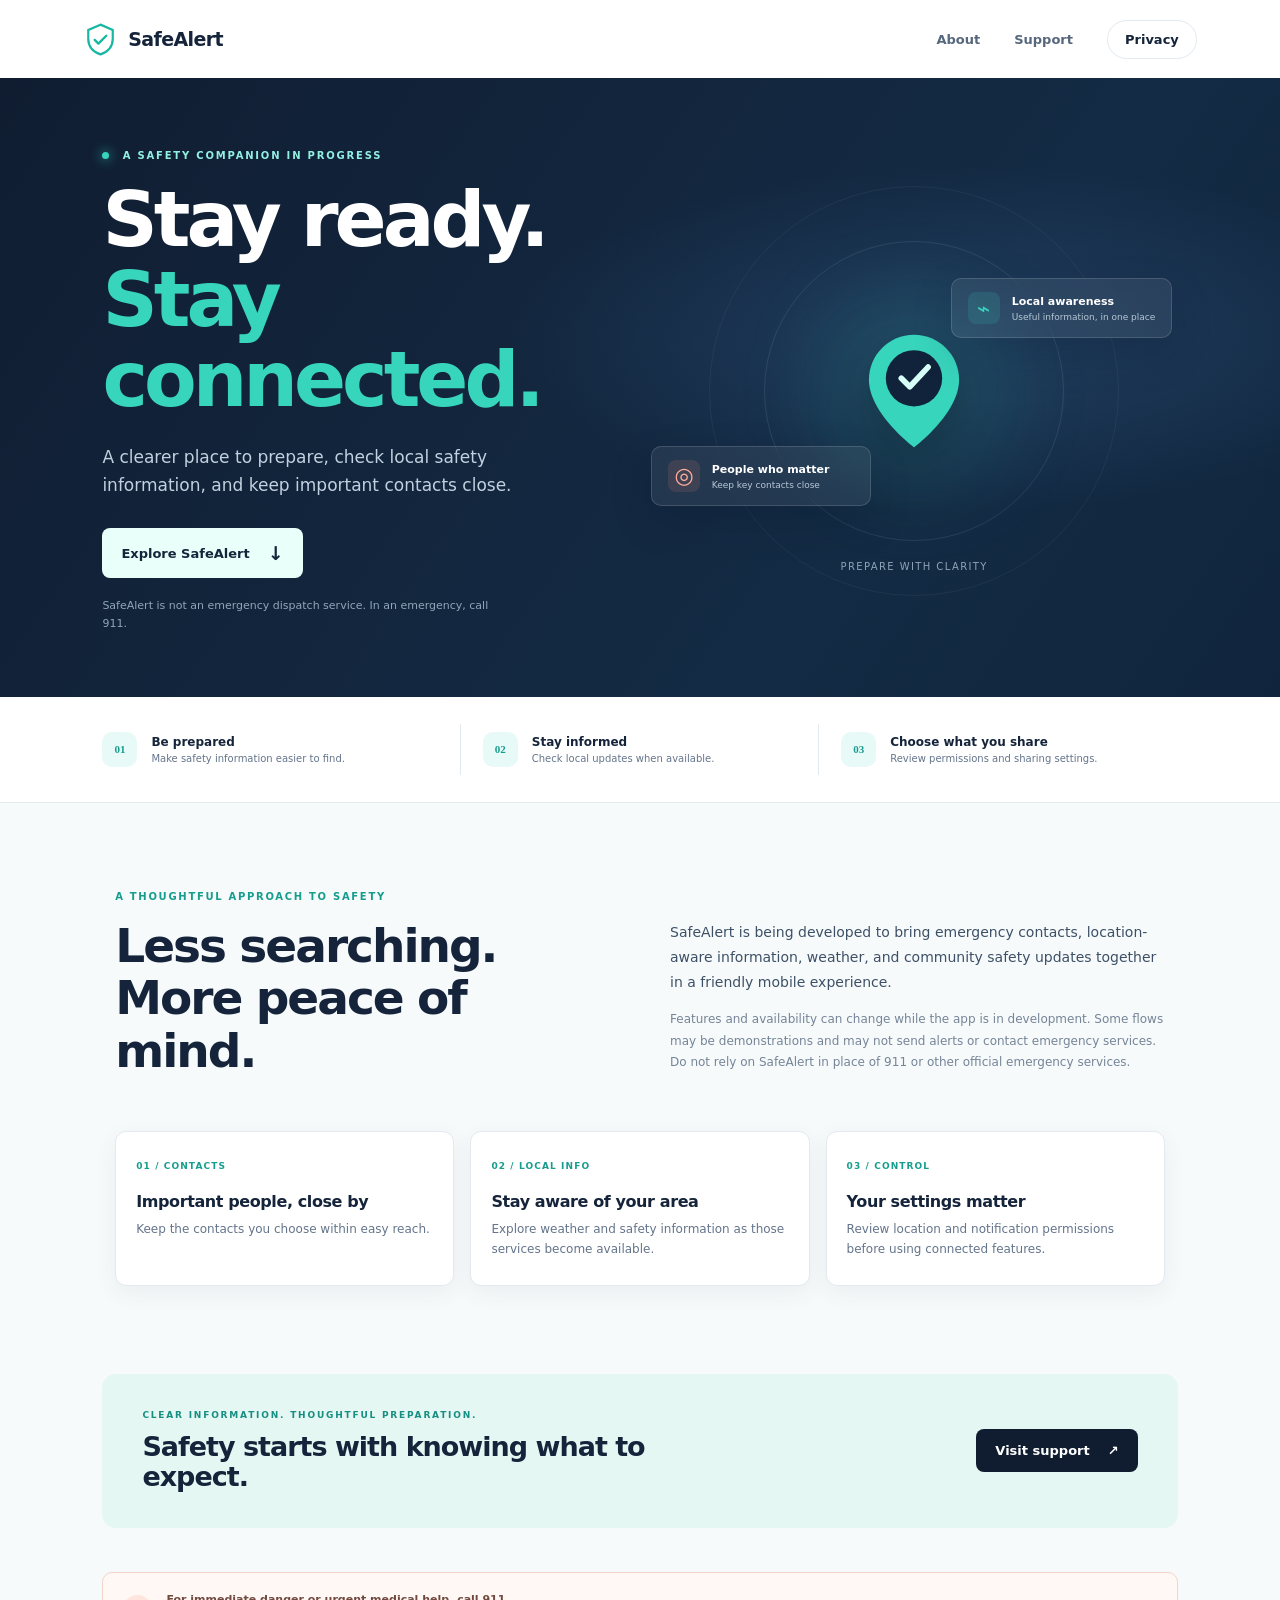
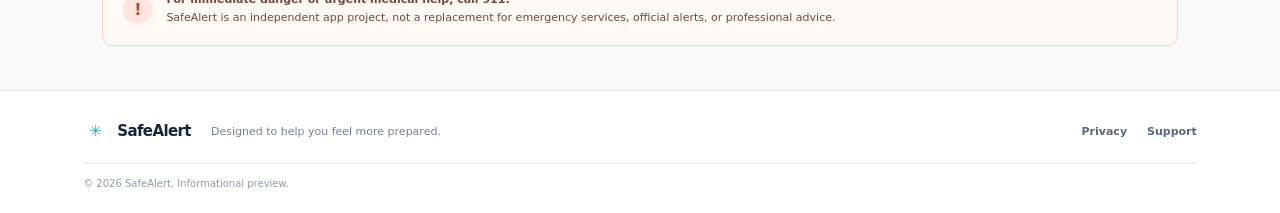
<file: index.html>
<!doctype html>
<html lang="en">
<head>
  <meta charset="utf-8">
  <meta name="viewport" content="width=device-width, initial-scale=1">
  <meta name="theme-color" content="#101d31">
  <meta name="description" content="SafeAlert is preparing a calmer, more connected way to stay informed and plan for emergencies.">
  <title>SafeAlert — Stay ready. Stay connected.</title>
  <link rel="stylesheet" href="./styles.css">
</head>
<body>
  <header class="site-header">
    <a class="brand" href="./" aria-label="SafeAlert home">
      <span class="brand-mark" aria-hidden="true"><svg viewBox="0 0 40 40"><path d="M20 3 34 9v10c0 9.4-5.8 15.1-14 18C11.8 34.1 6 28.4 6 19V9l14-6Z" fill="none" stroke="currentColor" stroke-width="2.5"/><path d="m13.4 20.5 4.2 4.2 9-9" fill="none" stroke="currentColor" stroke-width="2.7" stroke-linecap="round" stroke-linejoin="round"/></svg></span>
      <span>SafeAlert</span>
    </a>
    <nav aria-label="Main navigation">
      <a href="#about">About</a>
      <a href="./support.html">Support</a>
      <a class="nav-cta" href="./privacy.html">Privacy</a>
    </nav>
  </header>
  <main>
    <section class="hero">
      <div class="hero-copy">
        <p class="eyebrow"><span class="status-dot"></span> A safety companion in progress</p>
        <h1>Stay ready.<br><span>Stay connected.</span></h1>
        <p class="lead">A clearer place to prepare, check local safety information, and keep important contacts close.</p>
        <a class="button button-light" href="#about">Explore SafeAlert <span aria-hidden="true">↓</span></a>
        <p class="hero-note">SafeAlert is not an emergency dispatch service. In an emergency, call 911.</p>
      </div>
      <div class="hero-art" aria-label="Illustration of a protected location">
        <div class="orbit orbit-one"></div><div class="orbit orbit-two"></div>
        <div class="glow"></div>
        <div class="pin"><svg viewBox="0 0 72 88" aria-hidden="true"><path d="M36 4C18.3 4 4 18.3 4 36c0 24 32 48 32 48s32-24 32-48C68 18.3 53.7 4 36 4Z" fill="#38d5bd"/><circle cx="36" cy="35" r="20" fill="#10233a"/><path d="m27 35 6 6 13-14" fill="none" stroke="#d7fff7" stroke-width="4" stroke-linecap="round" stroke-linejoin="round"/></svg></div>
        <div class="float-card card-top"><span class="mini-icon">⌁</span><span><b>Local awareness</b><small>Useful information, in one place</small></span></div>
        <div class="float-card card-bottom"><span class="mini-icon contact-icon">◎</span><span><b>People who matter</b><small>Keep key contacts close</small></span></div>
        <span class="art-caption">Prepare with clarity</span>
      </div>
    </section>
    <section class="trust-strip" aria-label="SafeAlert values">
      <div><span class="trust-icon">01</span><p><b>Be prepared</b><small>Make safety information easier to find.</small></p></div>
      <div><span class="trust-icon">02</span><p><b>Stay informed</b><small>Check local updates when available.</small></p></div>
      <div><span class="trust-icon">03</span><p><b>Choose what you share</b><small>Review permissions and sharing settings.</small></p></div>
    </section>
    <section class="about section" id="about">
      <div class="section-kicker">A thoughtful approach to safety</div>
      <div class="about-grid">
        <div><h2>Less searching.<br>More peace of mind.</h2></div>
        <div><p class="body-copy">SafeAlert is being developed to bring emergency contacts, location-aware information, weather, and community safety updates together in a friendly mobile experience.</p><p class="body-copy muted">Features and availability can change while the app is in development. Some flows may be demonstrations and may not send alerts or contact emergency services. Do not rely on SafeAlert in place of 911 or other official emergency services.</p></div>
      </div>
      <div class="feature-grid">
        <article class="feature"><span class="feature-number">01 / CONTACTS</span><h3>Important people, close by</h3><p>Keep the contacts you choose within easy reach.</p></article>
        <article class="feature"><span class="feature-number">02 / LOCAL INFO</span><h3>Stay aware of your area</h3><p>Explore weather and safety information as those services become available.</p></article>
        <article class="feature"><span class="feature-number">03 / CONTROL</span><h3>Your settings matter</h3><p>Review location and notification permissions before using connected features.</p></article>
      </div>
    </section>
    <section class="bottom-cta">
      <div><p class="eyebrow">Clear information. Thoughtful preparation.</p><h2>Safety starts with knowing what to expect.</h2></div>
      <a class="button button-dark" href="./support.html">Visit support <span aria-hidden="true">↗</span></a>
    </section>
    <section class="notice" id="emergency">
      <span class="notice-icon" aria-hidden="true">!</span><p><b>For immediate danger or urgent medical help, call 911.</b><br>SafeAlert is an independent app project, not a replacement for emergency services, official alerts, or professional advice.</p>
    </section>
  </main>
  <footer class="site-footer"><a class="brand brand-footer" href="./"><span class="brand-mark" aria-hidden="true">✳</span><span>SafeAlert</span></a><p>Designed to help you feel more prepared.</p><div class="footer-links"><a href="./privacy.html">Privacy</a><a href="./support.html">Support</a></div><small>© 2026 SafeAlert. Informational preview.</small></footer>
</body>
</html>
</file>
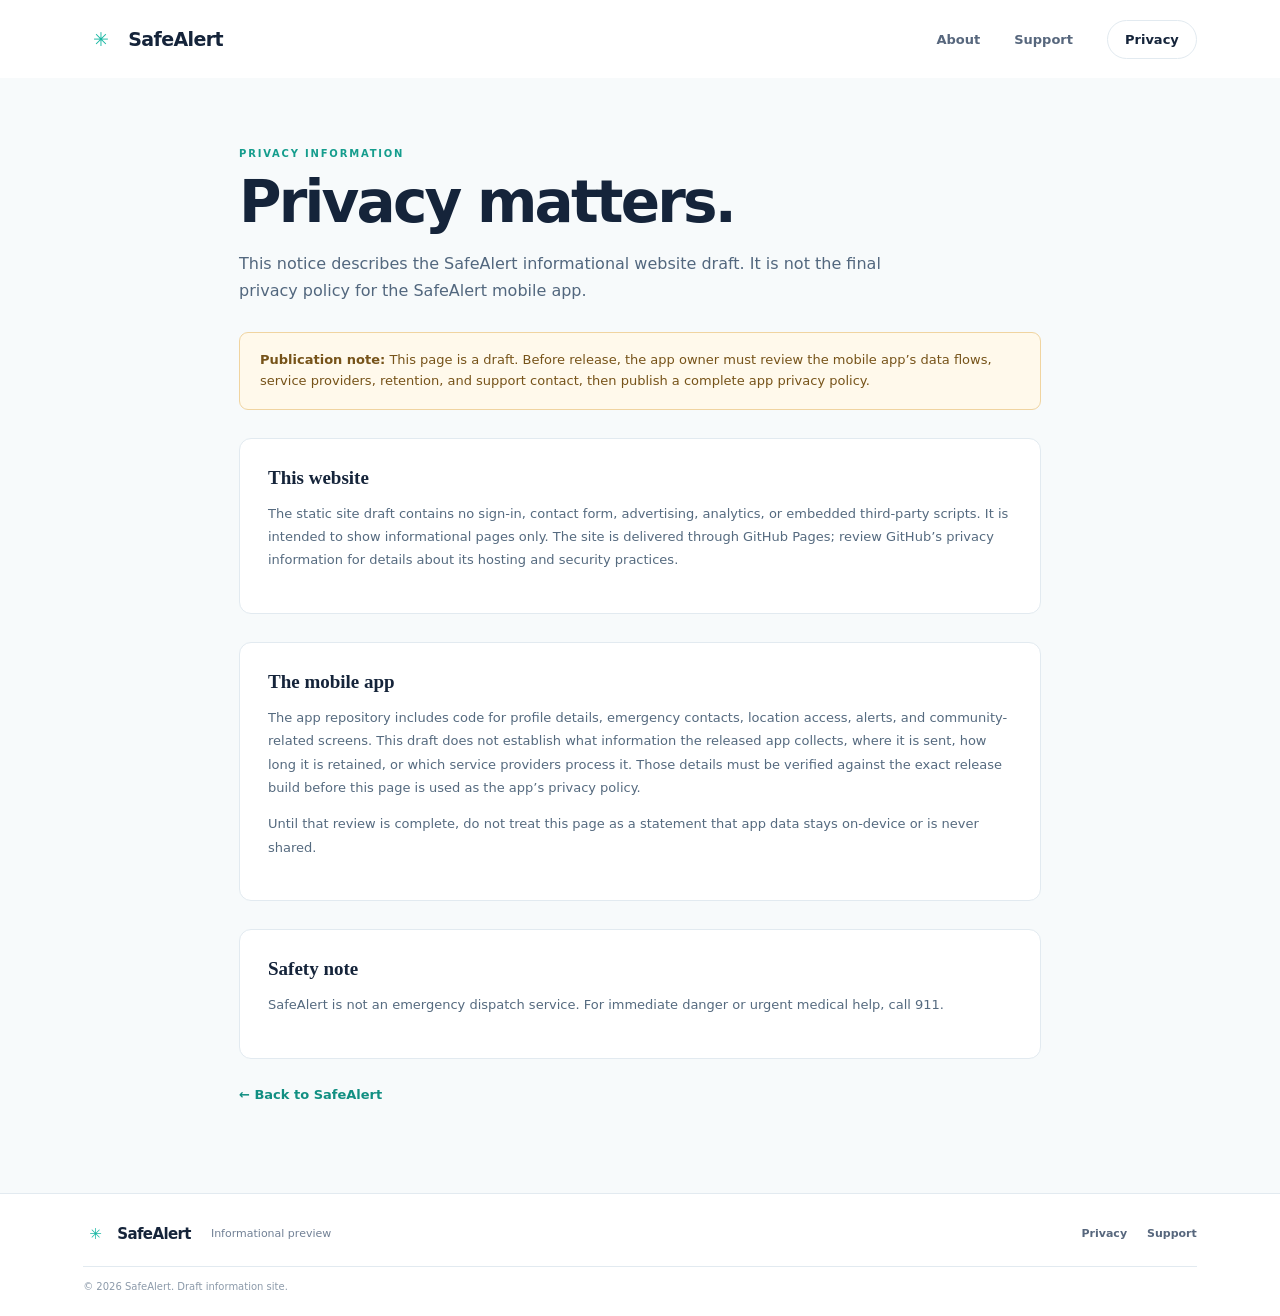
<file: privacy.html>
<!doctype html>
<html lang="en">
<head><meta charset="utf-8"><meta name="viewport" content="width=device-width, initial-scale=1"><meta name="theme-color" content="#101d31"><title>Privacy — SafeAlert</title><link rel="stylesheet" href="./styles.css"></head>
<body>
<header class="site-header"><a class="brand" href="./"><span class="brand-mark" aria-hidden="true">✳</span><span>SafeAlert</span></a><nav aria-label="Main navigation"><a href="./#about">About</a><a href="./support.html">Support</a><a class="nav-cta" href="./privacy.html" aria-current="page">Privacy</a></nav></header>
<main class="page-main">
<p class="page-label">Privacy information</p><h1>Privacy matters.</h1>
<p class="page-intro">This notice describes the SafeAlert informational website draft. It is not the final privacy policy for the SafeAlert mobile app.</p>
<div class="draft-banner"><strong>Publication note:</strong> This page is a draft. Before release, the app owner must review the mobile app’s data flows, service providers, retention, and support contact, then publish a complete app privacy policy.</div>
<section class="content-card"><h2>This website</h2><p>The static site draft contains no sign-in, contact form, advertising, analytics, or embedded third-party scripts. It is intended to show informational pages only. The site is delivered through GitHub Pages; review GitHub’s privacy information for details about its hosting and security practices.</p></section>
<section class="content-card"><h2>The mobile app</h2><p>The app repository includes code for profile details, emergency contacts, location access, alerts, and community-related screens. This draft does not establish what information the released app collects, where it is sent, how long it is retained, or which service providers process it. Those details must be verified against the exact release build before this page is used as the app’s privacy policy.</p><p>Until that review is complete, do not treat this page as a statement that app data stays on-device or is never shared.</p></section>
<section class="content-card"><h2>Safety note</h2><p>SafeAlert is not an emergency dispatch service. For immediate danger or urgent medical help, call 911.</p></section>
<a class="back-link" href="./">← Back to SafeAlert</a>
</main>
<footer class="site-footer"><a class="brand brand-footer" href="./"><span class="brand-mark" aria-hidden="true">✳</span><span>SafeAlert</span></a><p>Informational preview</p><div class="footer-links"><a href="./privacy.html">Privacy</a><a href="./support.html">Support</a></div><small>© 2026 SafeAlert. Draft information site.</small></footer>
</body></html>
</file>
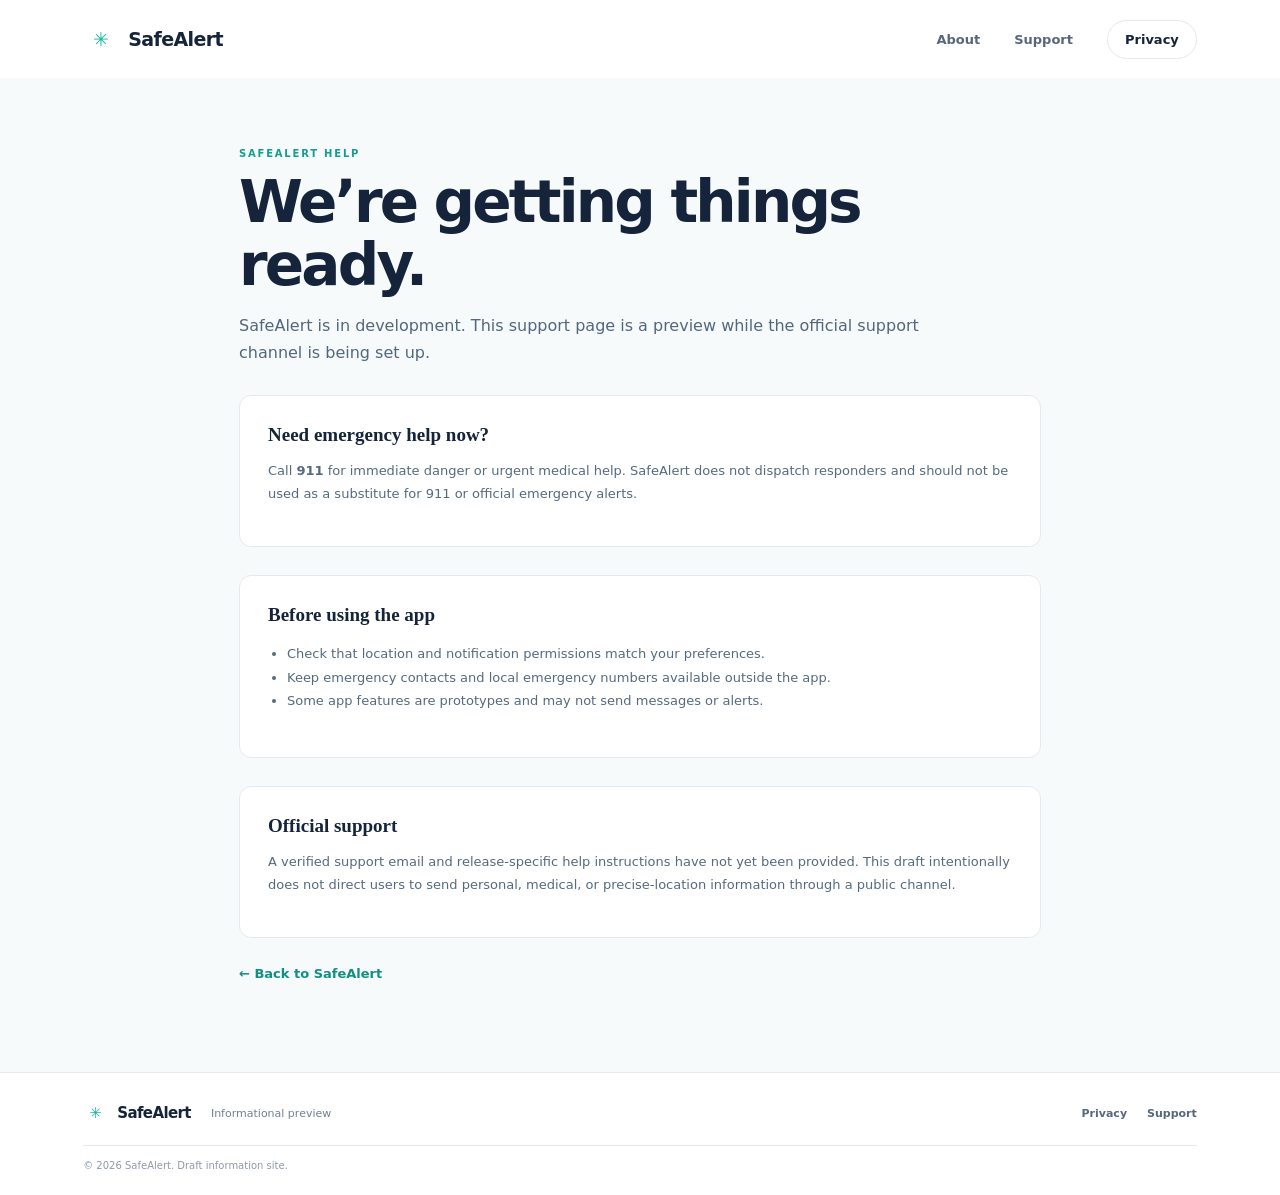
<file: support.html>
<!doctype html>
<html lang="en">
<head><meta charset="utf-8"><meta name="viewport" content="width=device-width, initial-scale=1"><meta name="theme-color" content="#101d31"><title>Support — SafeAlert</title><link rel="stylesheet" href="./styles.css"></head>
<body>
<header class="site-header"><a class="brand" href="./"><span class="brand-mark" aria-hidden="true">✳</span><span>SafeAlert</span></a><nav aria-label="Main navigation"><a href="./#about">About</a><a href="./support.html" aria-current="page">Support</a><a class="nav-cta" href="./privacy.html">Privacy</a></nav></header>
<main class="page-main">
<p class="page-label">SafeAlert help</p><h1>We’re getting things ready.</h1>
<p class="page-intro">SafeAlert is in development. This support page is a preview while the official support channel is being set up.</p>
<section class="content-card"><h2>Need emergency help now?</h2><p>Call <strong>911</strong> for immediate danger or urgent medical help. SafeAlert does not dispatch responders and should not be used as a substitute for 911 or official emergency alerts.</p></section>
<section class="content-card"><h2>Before using the app</h2><ul><li>Check that location and notification permissions match your preferences.</li><li>Keep emergency contacts and local emergency numbers available outside the app.</li><li>Some app features are prototypes and may not send messages or alerts.</li></ul></section>
<section class="content-card"><h2>Official support</h2><p>A verified support email and release-specific help instructions have not yet been provided. This draft intentionally does not direct users to send personal, medical, or precise-location information through a public channel.</p></section>
<a class="back-link" href="./">← Back to SafeAlert</a>
</main>
<footer class="site-footer"><a class="brand brand-footer" href="./"><span class="brand-mark" aria-hidden="true">✳</span><span>SafeAlert</span></a><p>Informational preview</p><div class="footer-links"><a href="./privacy.html">Privacy</a><a href="./support.html">Support</a></div><small>© 2026 SafeAlert. Draft information site.</small></footer>
</body></html>
</file>
<file: styles.css>
:root{color-scheme:light;--ink:#15243a;--muted:#64748b;--navy:#101d31;--navy2:#172b45;--teal:#38d5bd;--paper:#f7fafb;--line:#e2eaf0;--white:#fff;--coral:#ff8f78}
*{box-sizing:border-box}html{scroll-behavior:smooth}body{margin:0;background:var(--paper);color:var(--ink);font-family:"DM Sans",system-ui,-apple-system,BlinkMacSystemFont,"Segoe UI",sans-serif;-webkit-font-smoothing:antialiased}a{color:inherit}.site-header{height:78px;padding:0 clamp(22px,6.5vw,100px);display:flex;align-items:center;justify-content:space-between;background:var(--white)}.brand{display:flex;align-items:center;gap:10px;color:var(--ink);text-decoration:none;font:800 19px Manrope,system-ui,sans-serif;letter-spacing:-.6px}.brand-mark{width:35px;height:35px;color:#18b7a3;display:inline-flex;align-items:center;justify-content:center}.brand-mark svg{width:100%;height:100%}nav{display:flex;align-items:center;gap:34px}nav a,.footer-links a{font-size:13px;font-weight:600;text-decoration:none;color:#57677d}nav a:hover,.footer-links a:hover{color:#149c8d}.nav-cta{padding:11px 17px;border:1px solid var(--line);border-radius:999px;color:var(--ink)!important}.hero{min-height:540px;padding:72px clamp(22px,8vw,120px) 64px;display:grid;grid-template-columns:1.02fr .98fr;align-items:center;overflow:hidden;background:radial-gradient(ellipse at 76% 42%,#203d5e 0,transparent 34%),linear-gradient(125deg,var(--navy),#142b45 68%,#10253d);color:#fff}.hero-copy{max-width:590px;position:relative;z-index:1}.eyebrow{margin:0 0 19px;color:#92f0e2;text-transform:uppercase;letter-spacing:1.8px;font-size:10px;font-weight:700}.status-dot{display:inline-block;width:7px;height:7px;margin-right:8px;border-radius:50%;background:var(--teal);box-shadow:0 0 12px #38d5bd}.hero h1{margin:0;font:800 clamp(48px,6vw,78px)/1.04 Manrope,system-ui,sans-serif;letter-spacing:-4px}.hero h1 span{color:var(--teal)}.lead{max-width:440px;margin:23px 0 28px;color:#c2d1df;font-size:17px;line-height:1.7}.button{display:inline-flex;align-items:center;gap:18px;padding:14px 19px;border-radius:8px;text-decoration:none;font-size:13px;font-weight:700;transition:transform .2s,box-shadow .2s}.button:hover{transform:translateY(-2px);box-shadow:0 10px 26px #07132335}.button-light{background:#e9fff9;color:#12273c}.button-light span{font-size:19px}.hero-note{max-width:390px;margin:19px 0 0;color:#91a6b9;font-size:11px;line-height:1.6}.hero-art{position:relative;min-height:370px;display:flex;align-items:center;justify-content:center}.orbit{position:absolute;width:300px;height:300px;border:1px solid #ffffff17;border-radius:50%}.orbit-two{width:410px;height:410px;border-color:#ffffff0d}.glow{position:absolute;width:200px;height:200px;border-radius:50%;background:#39d6bd20;filter:blur(38px)}.pin{z-index:1;width:102px;height:124px;display:grid;place-items:center;filter:drop-shadow(0 20px 30px #06122170)}.pin svg{width:100%;height:100%}.float-card{position:absolute;z-index:2;display:flex;gap:12px;align-items:center;min-width:220px;padding:13px 16px;border:1px solid #ffffff24;border-radius:10px;background:#ffffff12;backdrop-filter:blur(12px);box-shadow:0 16px 40px #07132330}.card-top{top:72px;right:1%}.card-bottom{bottom:70px;left:0}.float-card b,.float-card small{display:block}.float-card b{font-size:11px}.float-card small{margin-top:4px;color:#b7c7d6;font-size:9px}.mini-icon{width:32px;height:32px;display:grid;place-items:center;border-radius:8px;background:#38d5bd24;color:var(--teal);font-size:22px}.contact-icon{background:#ff8f7820;color:#ffad9a}.art-caption{position:absolute;bottom:4px;color:#8fa4b6;font-size:10px;letter-spacing:1.4px;text-transform:uppercase}.trust-strip{display:grid;grid-template-columns:repeat(3,1fr);gap:0;padding:27px clamp(22px,8vw,120px);background:#fff;border-bottom:1px solid var(--line)}.trust-strip>div{display:flex;align-items:center;gap:14px;padding:8px 22px;border-right:1px solid var(--line)}.trust-strip>div:first-child{padding-left:0}.trust-strip>div:last-child{border:0}.trust-icon{width:35px;height:35px;display:grid;place-items:center;border-radius:10px;background:#e8faf7;color:#169d8c;font:700 11px Manrope}.trust-strip p{margin:0}.trust-strip b,.trust-strip small{display:block}.trust-strip b{font-size:12px}.trust-strip small{margin-top:4px;color:var(--muted);font-size:10px}.section{padding:88px clamp(22px,9vw,140px)}.section-kicker,.feature-number{color:#179d8d;text-transform:uppercase;letter-spacing:1.7px;font-size:10px;font-weight:700}.about-grid{display:grid;grid-template-columns:1fr 1fr;gap:60px;margin-top:18px}.about h2,.bottom-cta h2{margin:0;font:800 clamp(31px,4vw,47px)/1.12 Manrope,system-ui,sans-serif;letter-spacing:-2px}.body-copy{margin:0 0 14px;color:#3d5066;font-size:14px;line-height:1.8}.muted{color:#758497;font-size:12px}.feature-grid{display:grid;grid-template-columns:repeat(3,1fr);gap:16px;margin-top:43px}.feature{padding:22px 20px 25px;background:#fff;border:1px solid var(--line);border-radius:11px;box-shadow:0 7px 22px #1c3b5110}.feature-number{font-size:9px;letter-spacing:1.1px}.feature h3{margin:19px 0 8px;font:700 16px Manrope,system-ui,sans-serif;letter-spacing:-.4px}.feature p{margin:0;color:var(--muted);font-size:12px;line-height:1.7}.bottom-cta{margin:0 clamp(22px,8vw,120px) 44px;padding:36px 40px;display:flex;align-items:center;justify-content:space-between;gap:30px;border-radius:14px;background:#e4f7f3}.bottom-cta .eyebrow{margin-bottom:12px;color:#168e81;font-size:9px}.bottom-cta h2{max-width:560px;font-size:27px;letter-spacing:-1px}.button-dark{flex:0 0 auto;background:var(--navy);color:#fff}.notice{display:flex;align-items:center;gap:14px;margin:0 clamp(22px,8vw,120px) 44px;padding:18px 20px;border:1px solid #f4d3ca;border-radius:10px;background:#fff8f5}.notice-icon{width:29px;height:29px;flex:0 0 auto;display:grid;place-items:center;border-radius:50%;background:#ffe5dd;color:#b54832;font-weight:800}.notice p{margin:0;color:#71493f;font-size:11px;line-height:1.65}.site-footer{padding:28px clamp(22px,6.5vw,100px) 24px;display:flex;align-items:center;gap:20px;flex-wrap:wrap;background:#fff;border-top:1px solid var(--line)}.brand-footer{font-size:15px}.brand-footer .brand-mark{width:24px;height:24px}.site-footer>p{margin:0;color:#718095;font-size:11px}.footer-links{margin-left:auto;display:flex;gap:20px}.footer-links a{font-size:11px}.site-footer>small{width:100%;padding-top:14px;border-top:1px solid var(--line);color:#8c9aaa;font-size:10px}
.page-main{max-width:850px;margin:0 auto;padding:70px 24px 90px}.page-label{margin:0 0 12px;color:#159d8d;font-size:10px;font-weight:700;letter-spacing:1.8px;text-transform:uppercase}.page-main h1{margin:0 0 16px;font:800 clamp(38px,6vw,58px)/1.08 Manrope,system-ui,sans-serif;letter-spacing:-2.8px}.page-intro{max-width:680px;color:#52677e;font-size:16px;line-height:1.7}.draft-banner{margin:28px 0;padding:17px 20px;border:1px solid #f0d4a0;border-radius:9px;background:#fff9eb;color:#765319;font-size:13px;line-height:1.6}.content-card{margin-top:28px;padding:28px;background:#fff;border:1px solid var(--line);border-radius:12px}.content-card h2{margin:0 0 8px;font:700 19px Manrope}.content-card p,.content-card li{color:#556a7f;font-size:13px;line-height:1.8}.content-card ul{padding-left:19px}.content-card a{color:#118f82}.back-link{display:inline-block;margin-top:28px;color:#118f82;font-size:13px;font-weight:700;text-decoration:none}
@media(max-width:760px){.site-header{height:68px}nav{gap:15px}nav a{font-size:11px}.nav-cta{padding:9px 12px}.hero{grid-template-columns:1fr;padding-top:60px;padding-bottom:30px}.hero h1{font-size:58px}.hero-art{min-height:330px;margin-top:12px}.card-top{right:0}.card-bottom{left:0}.orbit{width:240px;height:240px}.orbit-two{width:320px;height:320px}.trust-strip{grid-template-columns:1fr;padding-top:15px;padding-bottom:15px}.trust-strip>div,.trust-strip>div:first-child{padding:12px 0;border:0;border-bottom:1px solid var(--line)}.trust-strip>div:last-child{border:0}.section{padding-top:65px;padding-bottom:65px}.about-grid{grid-template-columns:1fr;gap:20px}.feature-grid{grid-template-columns:1fr}.bottom-cta{margin-left:22px;margin-right:22px;padding:27px 23px;align-items:flex-start;flex-direction:column}.bottom-cta h2{font-size:24px}.notice{margin-left:22px;margin-right:22px}.site-footer{gap:12px}.footer-links{width:100%;margin-left:0}.page-main{padding-top:52px}.content-card{padding:21px}}
@media(max-width:400px){nav{gap:9px}nav a{font-size:10px}.hero h1{font-size:49px;letter-spacing:-2.7px}.float-card{min-width:200px}.card-top{right:-6px}.card-bottom{left:-6px}}
@media(prefers-reduced-motion:reduce){html{scroll-behavior:auto}*,*::before,*::after{transition:none!important}}
</file>
